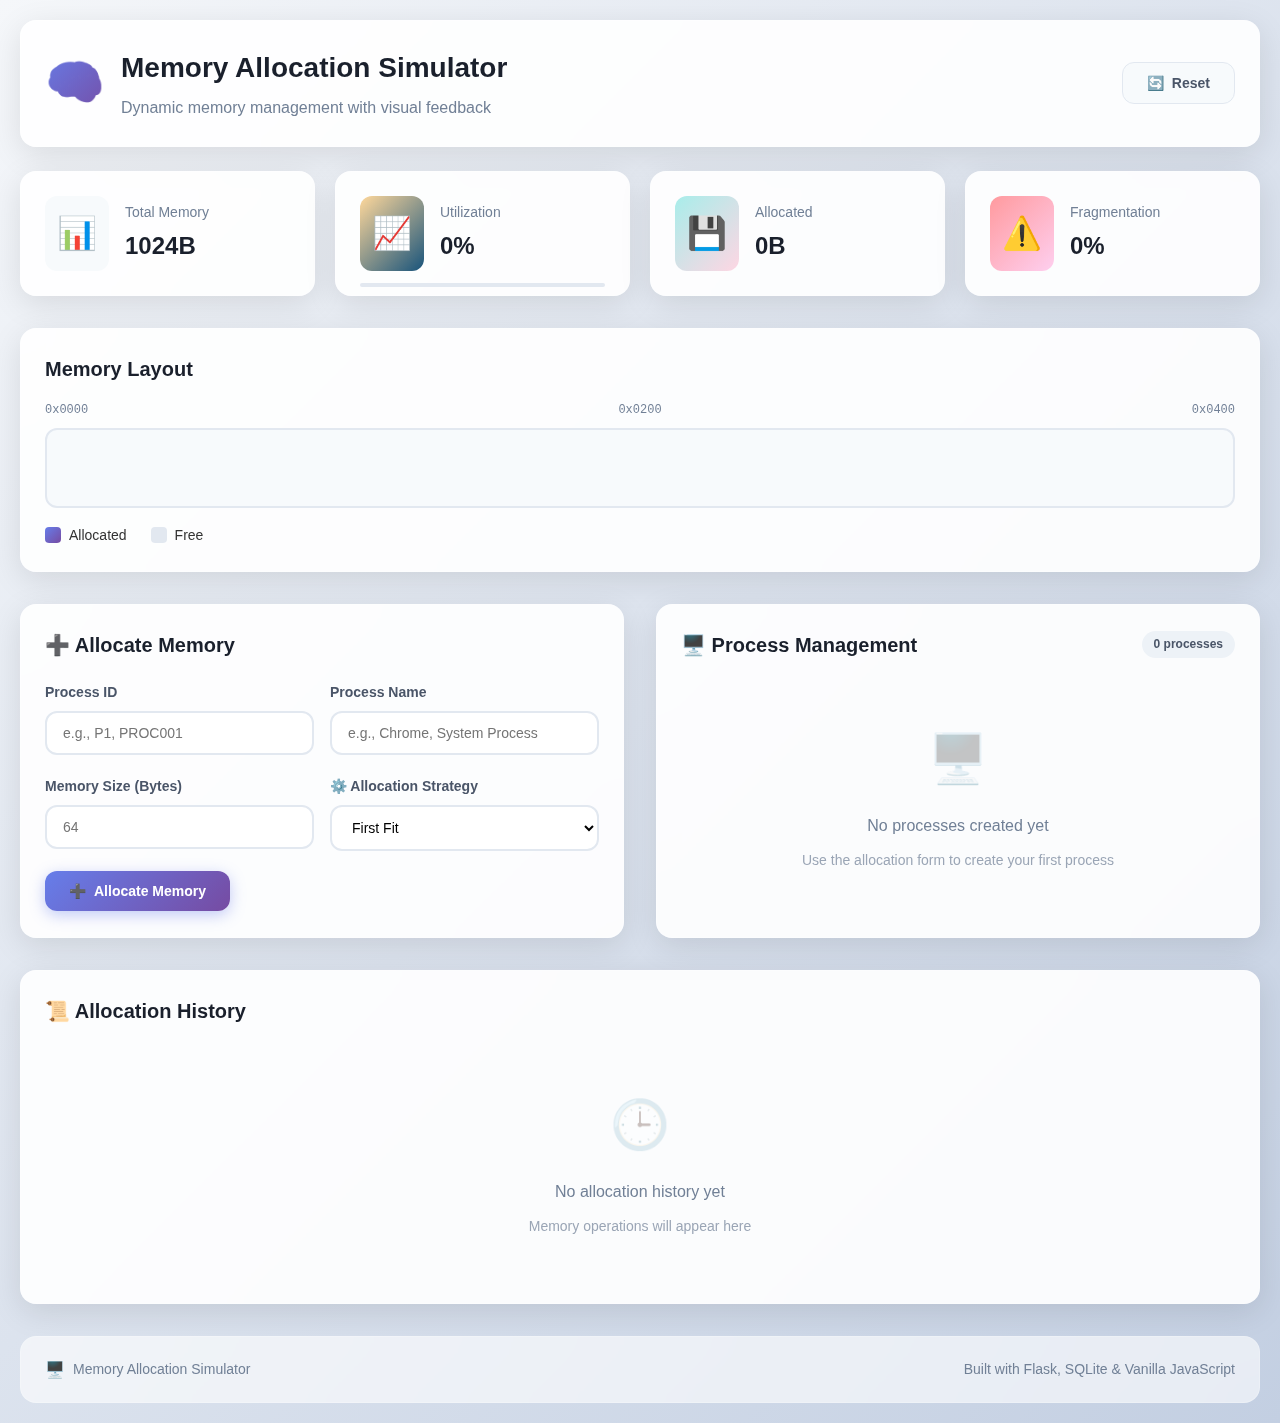
<file: index.html>
<!DOCTYPE html>
<html lang="en">
<head>
    <meta charset="UTF-8">
    <meta name="viewport" content="width=device-width, initial-scale=1.0">
    <title>Memory Allocation & Deallocation Simulator</title>
    <link rel="stylesheet" href="style.css">

</head>
<body>
    <div class="container">
        <!-- Header -->
        <header class="header">
            <div class="header-content">
                <div class="header-left">
                    <div class="logo">
                        <div class="logo-icon">🧠</div>
                        <div class="logo-text">
                            <h1>Memory Allocation Simulator</h1>
                            <p>Dynamic memory management with visual feedback</p>
                        </div>
                    </div>
                </div>
                <button id="resetBtn" class="btn btn-secondary">
                    <span class="btn-icon">🔄</span>
                    Reset
                </button>
            </div>
        </header>

        <!-- Notification -->
        <div id="notification" class="notification hidden">
            <span id="notificationMessage"></span>
        </div>

        <!-- Memory Stats -->
        <section class="stats-grid">
            <div class="stat-card">
                <div class="stat-icon">📊</div>
                <div class="stat-content">
                    <div class="stat-label">Total Memory</div>
                    <div class="stat-value" id="totalMemory">1024B</div>
                </div>
            </div>
            <div class="stat-card">
                <div class="stat-icon utilization">📈</div>
                <div class="stat-content">
                    <div class="stat-label">Utilization</div>
                    <div class="stat-value" id="utilization">0%</div>
                </div>
                <div class="progress-bar">
                    <div class="progress-fill" id="utilizationBar"></div>
                </div>
            </div>
            <div class="stat-card">
                <div class="stat-icon allocated">💾</div>
                <div class="stat-content">
                    <div class="stat-label">Allocated</div>
                    <div class="stat-value" id="allocated">0B</div>
                </div>
            </div>
            <div class="stat-card">
                <div class="stat-icon fragmentation">⚠️</div>
                <div class="stat-content">
                    <div class="stat-label">Fragmentation</div>
                    <div class="stat-value" id="fragmentation">0%</div>
                </div>
            </div>
        </section>

        <!-- Memory Visualizer -->
        <section class="memory-section">
            <h3>Memory Layout</h3>
            <div class="memory-scale">
                <span>0x0000</span>
                <span>0x0200</span>
                <span>0x0400</span>
            </div>
            <div class="memory-container">
                <div id="memoryBlocks" class="memory-blocks"></div>
            </div>
            <div class="memory-legend">
                <div class="legend-item">
                    <div class="legend-color allocated"></div>
                    <span>Allocated</span>
                </div>
                <div class="legend-item">
                    <div class="legend-color free"></div>
                    <span>Free</span>
                </div>
            </div>
        </section>

        <!-- Main Content Grid -->
        <div class="main-grid">
            <!-- Allocation Form -->
            <section class="card">
                <div class="card-header">
                    <h3>➕ Allocate Memory</h3>
                </div>
                <form id="allocationForm" class="form">
                    <div class="form-row">
                        <div class="form-group">
                            <label for="processId">Process ID</label>
                            <input type="text" id="processId" placeholder="e.g., P1, PROC001" required>
                        </div>
                        <div class="form-group">
                            <label for="processName">Process Name</label>
                            <input type="text" id="processName" placeholder="e.g., Chrome, System Process" required>
                        </div>
                    </div>
                    <div class="form-row">
                        <div class="form-group">
                            <label for="memorySize">Memory Size (Bytes)</label>
                            <input type="number" id="memorySize" placeholder="64" min="1" max="1024" required>
                        </div>
                        <div class="form-group">
                            <label for="strategy">⚙️ Allocation Strategy</label>
                            <select id="strategy" required>
                                <option value="first-fit">First Fit</option>
                                <option value="best-fit">Best Fit</option>
                                <option value="worst-fit">Worst Fit</option>
                            </select>
                        </div>
                    </div>
                    <button type="submit" class="btn btn-primary">
                        <span class="btn-icon">➕</span>
                        Allocate Memory
                    </button>
                </form>
            </section>

            <!-- Process List -->
            <section class="card">
                <div class="card-header">
                    <h3>🖥️ Process Management</h3>
                    <span id="processCount" class="badge">0 processes</span>
                </div>
                <div id="processList" class="process-list">
                    <div class="empty-state">
                        <div class="empty-icon">🖥️</div>
                        <p>No processes created yet</p>
                        <small>Use the allocation form to create your first process</small>
                    </div>
                </div>
            </section>
        </div>

        <!-- Allocation History -->
        <section class="card">
            <div class="card-header">
                <h3>📜 Allocation History</h3>
            </div>
            <div id="allocationHistory" class="history-list">
                <div class="empty-state">
                    <div class="empty-icon">🕒</div>
                    <p>No allocation history yet</p>
                    <small>Memory operations will appear here</small>
                </div>
            </div>
        </section>

        <!-- Footer -->
        <footer class="footer">
            <div class="footer-content">
                <div class="footer-left">
                    <span class="footer-icon">🖥️</span>
                    <span>Memory Allocation Simulator</span>
                </div>
                <div class="footer-right">
                    Built with Flask, SQLite & Vanilla JavaScript
                </div>
            </div>
        </footer>
    </div>

    <script src="script.js"></script>
</body>
</html>
</file>
<file: style.css>
/* Reset and Base Styles */
* {
    margin: 0;
    padding: 0;
    box-sizing: border-box;
}

body {
    font-family: -apple-system, BlinkMacSystemFont, 'Segoe UI', Roboto, Oxygen, Ubuntu, Cantarell, sans-serif;
    background: linear-gradient(135deg, #f5f7fa 0%, #c3cfe2 100%);
    min-height: 100vh;
    color: #333;
    line-height: 1.6;
}

.container {
    max-width: 1400px;
    margin: 0 auto;
    padding: 20px;
}

/* Header */
.header {
    background: rgba(255, 255, 255, 0.9);
    backdrop-filter: blur(10px);
    border-radius: 16px;
    padding: 24px;
    margin-bottom: 24px;
    box-shadow: 0 8px 32px rgba(0, 0, 0, 0.1);
    border: 1px solid rgba(255, 255, 255, 0.2);
}

.header-content {
    display: flex;
    justify-content: space-between;
    align-items: center;
}

.logo {
    display: flex;
    align-items: center;
    gap: 16px;
}

.logo-icon {
    font-size: 48px;
    background: linear-gradient(135deg, #667eea 0%, #764ba2 100%);
    -webkit-background-clip: text;
    -webkit-text-fill-color: transparent;
    background-clip: text;
}

.logo-text h1 {
    font-size: 28px;
    font-weight: 700;
    color: #1a202c;
    margin-bottom: 4px;
}

.logo-text p {
    color: #718096;
    font-size: 16px;
}

/* Buttons */
.btn {
    display: inline-flex;
    align-items: center;
    gap: 8px;
    padding: 12px 24px;
    border: none;
    border-radius: 12px;
    font-size: 14px;
    font-weight: 600;
    cursor: pointer;
    transition: all 0.3s ease;
    text-decoration: none;
}

.btn-primary {
    background: linear-gradient(135deg, #667eea 0%, #764ba2 100%);
    color: white;
    box-shadow: 0 4px 15px rgba(102, 126, 234, 0.4);
}

.btn-primary:hover {
    transform: translateY(-2px);
    box-shadow: 0 8px 25px rgba(102, 126, 234, 0.6);
}

.btn-secondary {
    background: #f7fafc;
    color: #4a5568;
    border: 1px solid #e2e8f0;
}

.btn-secondary:hover {
    background: #edf2f7;
    transform: translateY(-1px);
}

.btn-danger {
    background: #fed7d7;
    color: #c53030;
    border: 1px solid #feb2b2;
}

.btn-danger:hover {
    background: #fbb6ce;
    transform: translateY(-1px);
}

.btn:disabled {
    opacity: 0.6;
    cursor: not-allowed;
    transform: none !important;
}

/* Notification */
.notification {
    position: fixed;
    top: 20px;
    right: 20px;
    padding: 16px 24px;
    border-radius: 12px;
    color: white;
    font-weight: 600;
    z-index: 1000;
    transform: translateX(400px);
    transition: transform 0.3s ease;
    box-shadow: 0 8px 25px rgba(0, 0, 0, 0.15);
}

.notification.show {
    transform: translateX(0);
}

.notification.success {
    background: linear-gradient(135deg, #48bb78 0%, #38a169 100%);
}

.notification.error {
    background: linear-gradient(135deg, #f56565 0%, #e53e3e 100%);
}

.notification.hidden {
    display: none;
}

/* Stats Grid */
.stats-grid {
    display: grid;
    grid-template-columns: repeat(auto-fit, minmax(250px, 1fr));
    gap: 20px;
    margin-bottom: 32px;
}

.stat-card {
    background: rgba(255, 255, 255, 0.9);
    backdrop-filter: blur(10px);
    border-radius: 16px;
    padding: 24px;
    box-shadow: 0 8px 32px rgba(0, 0, 0, 0.1);
    border: 1px solid rgba(255, 255, 255, 0.2);
    transition: transform 0.3s ease;
}

.stat-card:hover {
    transform: translateY(-4px);
}

.stat-card {
    display: flex;
    align-items: center;
    gap: 16px;
    position: relative;
}

.stat-icon {
    font-size: 32px;
    padding: 12px;
    border-radius: 12px;
    background: #f7fafc;
}

.stat-icon.utilization {
    background: linear-gradient(135deg, #ffd89b 0%, #19547b 100%);
    color: white;
}

.stat-icon.allocated {
    background: linear-gradient(135deg, #a8edea 0%, #fed6e3 100%);
}

.stat-icon.fragmentation {
    background: linear-gradient(135deg, #ff9a9e 0%, #fecfef 100%);
}

.stat-content {
    flex: 1;
}

.stat-label {
    font-size: 14px;
    color: #718096;
    margin-bottom: 4px;
}

.stat-value {
    font-size: 24px;
    font-weight: 700;
    color: #1a202c;
}

.progress-bar {
    position: absolute;
    bottom: 8px;
    left: 24px;
    right: 24px;
    height: 4px;
    background: #e2e8f0;
    border-radius: 2px;
    overflow: hidden;
}

.progress-fill {
    height: 100%;
    background: linear-gradient(90deg, #667eea 0%, #764ba2 100%);
    border-radius: 2px;
    transition: width 0.5s ease;
    width: 0%;
}

/* Memory Section */
.memory-section {
    background: rgba(255, 255, 255, 0.9);
    backdrop-filter: blur(10px);
    border-radius: 16px;
    padding: 24px;
    margin-bottom: 32px;
    box-shadow: 0 8px 32px rgba(0, 0, 0, 0.1);
    border: 1px solid rgba(255, 255, 255, 0.2);
}

.memory-section h3 {
    font-size: 20px;
    font-weight: 700;
    color: #1a202c;
    margin-bottom: 16px;
}

.memory-scale {
    display: flex;
    justify-content: space-between;
    font-size: 12px;
    color: #718096;
    margin-bottom: 8px;
    font-family: 'Courier New', monospace;
}

.memory-container {
    position: relative;
    height: 80px;
    background: #f7fafc;
    border-radius: 12px;
    border: 2px solid #e2e8f0;
    overflow: hidden;
    margin-bottom: 16px;
}

.memory-blocks {
    display: flex;
    height: 100%;
    position: relative;
}

.memory-block {
    height: 100%;
    border-right: 1px solid rgba(0, 0, 0, 0.1);
    display: flex;
    align-items: center;
    justify-content: center;
    font-size: 12px;
    font-weight: 600;
    color: white;
    text-shadow: 0 1px 2px rgba(0, 0, 0, 0.3);
    transition: all 0.3s ease;
    cursor: pointer;
    position: relative;
}

.memory-block:hover {
    opacity: 0.8;
    transform: scaleY(1.1);
}

.memory-block.allocated {
    background: linear-gradient(135deg, #667eea 0%, #764ba2 100%);
}

.memory-block.free {
    background: #e2e8f0;
    color: #718096;
}

.memory-block .tooltip {
    position: absolute;
    top: -40px;
    left: 50%;
    transform: translateX(-50%);
    background: #1a202c;
    color: white;
    padding: 8px 12px;
    border-radius: 8px;
    font-size: 11px;
    white-space: nowrap;
    opacity: 0;
    pointer-events: none;
    transition: opacity 0.3s ease;
    z-index: 10;
}

.memory-block:hover .tooltip {
    opacity: 1;
}

.memory-legend {
    display: flex;
    gap: 24px;
    font-size: 14px;
}

.legend-item {
    display: flex;
    align-items: center;
    gap: 8px;
}

.legend-color {
    width: 16px;
    height: 16px;
    border-radius: 4px;
}

.legend-color.allocated {
    background: linear-gradient(135deg, #667eea 0%, #764ba2 100%);
}

.legend-color.free {
    background: #e2e8f0;
}

/* Main Grid */
.main-grid {
    display: grid;
    grid-template-columns: 1fr 1fr;
    gap: 32px;
    margin-bottom: 32px;
}

/* Cards */
.card {
    background: rgba(255, 255, 255, 0.9);
    backdrop-filter: blur(10px);
    border-radius: 16px;
    box-shadow: 0 8px 32px rgba(0, 0, 0, 0.1);
    border: 1px solid rgba(255, 255, 255, 0.2);
    overflow: hidden;
}

.card-header {
    padding: 24px 24px 0;
    display: flex;
    justify-content: space-between;
    align-items: center;
    margin-bottom: 20px;
}

.card-header h3 {
    font-size: 20px;
    font-weight: 700;
    color: #1a202c;
}

.badge {
    background: #edf2f7;
    color: #4a5568;
    padding: 4px 12px;
    border-radius: 20px;
    font-size: 12px;
    font-weight: 600;
}

/* Forms */
.form {
    padding: 0 24px 24px;
}

.form-row {
    display: grid;
    grid-template-columns: 1fr 1fr;
    gap: 16px;
    margin-bottom: 20px;
}

.form-group {
    display: flex;
    flex-direction: column;
}

.form-group label {
    font-size: 14px;
    font-weight: 600;
    color: #4a5568;
    margin-bottom: 8px;
}

.form-group input,
.form-group select {
    padding: 12px 16px;
    border: 2px solid #e2e8f0;
    border-radius: 12px;
    font-size: 14px;
    transition: all 0.3s ease;
    background: white;
}

.form-group input:focus,
.form-group select:focus {
    outline: none;
    border-color: #667eea;
    box-shadow: 0 0 0 3px rgba(102, 126, 234, 0.1);
}

/* Process List */
.process-list {
    padding: 0 24px 24px;
    max-height: 400px;
    overflow-y: auto;
}

.process-item {
    display: flex;
    align-items: center;
    justify-content: space-between;
    padding: 16px;
    border: 2px solid #e2e8f0;
    border-radius: 12px;
    margin-bottom: 12px;
    transition: all 0.3s ease;
}

.process-item:hover {
    transform: translateY(-2px);
    box-shadow: 0 4px 15px rgba(0, 0, 0, 0.1);
}

.process-item.allocated {
    border-color: #48bb78;
    background: #f0fff4;
}

.process-item.waiting {
    border-color: #ed8936;
    background: #fffaf0;
}

.process-item.deallocated {
    border-color: #a0aec0;
    background: #f7fafc;
    opacity: 0.7;
}

.process-info {
    flex: 1;
}

.process-header {
    display: flex;
    align-items: center;
    gap: 8px;
    margin-bottom: 4px;
}

.process-status {
    width: 8px;
    height: 8px;
    border-radius: 50%;
}

.process-status.allocated {
    background: #48bb78;
}

.process-status.waiting {
    background: #ed8936;
}

.process-status.deallocated {
    background: #a0aec0;
}

.process-name {
    font-weight: 600;
    color: #1a202c;
}

.process-id {
    font-size: 12px;
    color: #718096;
}

.process-details {
    display: flex;
    gap: 16px;
    font-size: 12px;
    color: #718096;
}

.process-actions {
    display: flex;
    gap: 8px;
}

/* History List */
.history-list {
    padding: 0 24px 24px;
    max-height: 300px;
    overflow-y: auto;
}

.history-item {
    display: flex;
    align-items: flex-start;
    gap: 12px;
    padding: 12px;
    background: #f7fafc;
    border-radius: 8px;
    margin-bottom: 8px;
    font-size: 14px;
}

.history-icon {
    font-size: 16px;
    margin-top: 2px;
}

.history-content {
    flex: 1;
    color: #4a5568;
}

.history-time {
    font-size: 12px;
    color: #a0aec0;
    margin-top: 4px;
}

/* Empty State */
.empty-state {
    text-align: center;
    padding: 40px 20px;
    color: #718096;
}

.empty-icon {
    font-size: 48px;
    margin-bottom: 16px;
    opacity: 0.3;
}

.empty-state p {
    font-size: 16px;
    margin-bottom: 8px;
}

.empty-state small {
    font-size: 14px;
    opacity: 0.7;
}

/* Footer */
.footer {
    background: rgba(255, 255, 255, 0.6);
    backdrop-filter: blur(10px);
    border-radius: 16px;
    padding: 20px 24px;
    margin-top: 32px;
    border: 1px solid rgba(255, 255, 255, 0.2);
}

.footer-content {
    display: flex;
    justify-content: space-between;
    align-items: center;
    font-size: 14px;
    color: #718096;
}

.footer-left {
    display: flex;
    align-items: center;
    gap: 8px;
}

.footer-icon {
    font-size: 16px;
}

/* Responsive Design */
@media (max-width: 768px) {
    .container {
        padding: 16px;
    }
    
    .header-content {
        flex-direction: column;
        gap: 16px;
        text-align: center;
    }
    
    .stats-grid {
        grid-template-columns: 1fr;
    }
    
    .main-grid {
        grid-template-columns: 1fr;
        gap: 24px;
    }
    
    .form-row {
        grid-template-columns: 1fr;
    }
    
    .footer-content {
        flex-direction: column;
        gap: 8px;
        text-align: center;
    }
    
    .logo {
        flex-direction: column;
        text-align: center;
        gap: 8px;
    }
    
    .logo-text h1 {
        font-size: 24px;
    }
}

/* Animations */
@keyframes slideIn {
    from {
        opacity: 0;
        transform: translateY(20px);
    }
    to {
        opacity: 1;
        transform: translateY(0);
    }
}

@keyframes fadeIn {
    from {
        opacity: 0;
    }
    to {
        opacity: 1;
    }
}

.card,
.stat-card,
.memory-section {
    animation: slideIn 0.6s ease-out;
}

.process-item,
.history-item {
    animation: fadeIn 0.4s ease-out;
}

/* Scrollbar Styling */
.process-list::-webkit-scrollbar,
.history-list::-webkit-scrollbar {
    width: 6px;
}

.process-list::-webkit-scrollbar-track,
.history-list::-webkit-scrollbar-track {
    background: #f1f1f1;
    border-radius: 3px;
}

.process-list::-webkit-scrollbar-thumb,
.history-list::-webkit-scrollbar-thumb {
    background: #c1c1c1;
    border-radius: 3px;
}

.process-list::-webkit-scrollbar-thumb:hover,
.history-list::-webkit-scrollbar-thumb:hover {
    background: #a8a8a8;
}
</file>
